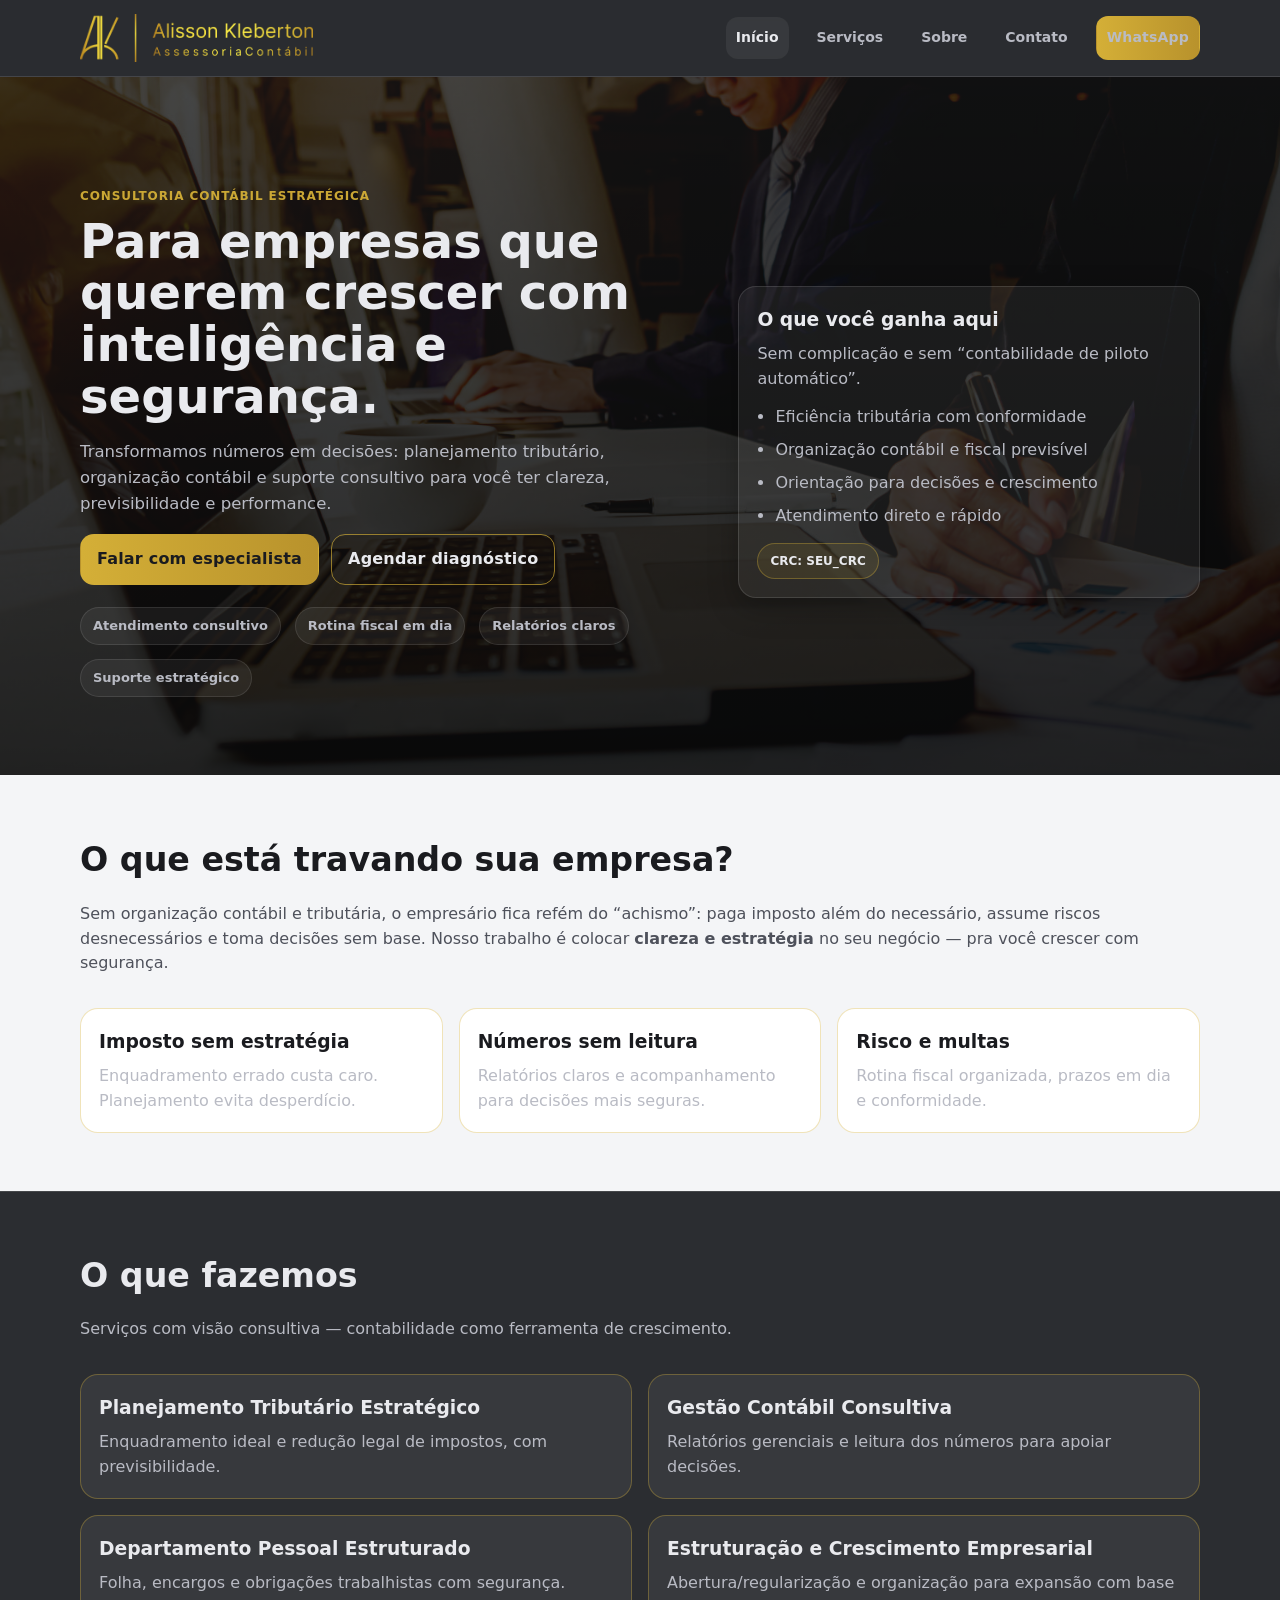
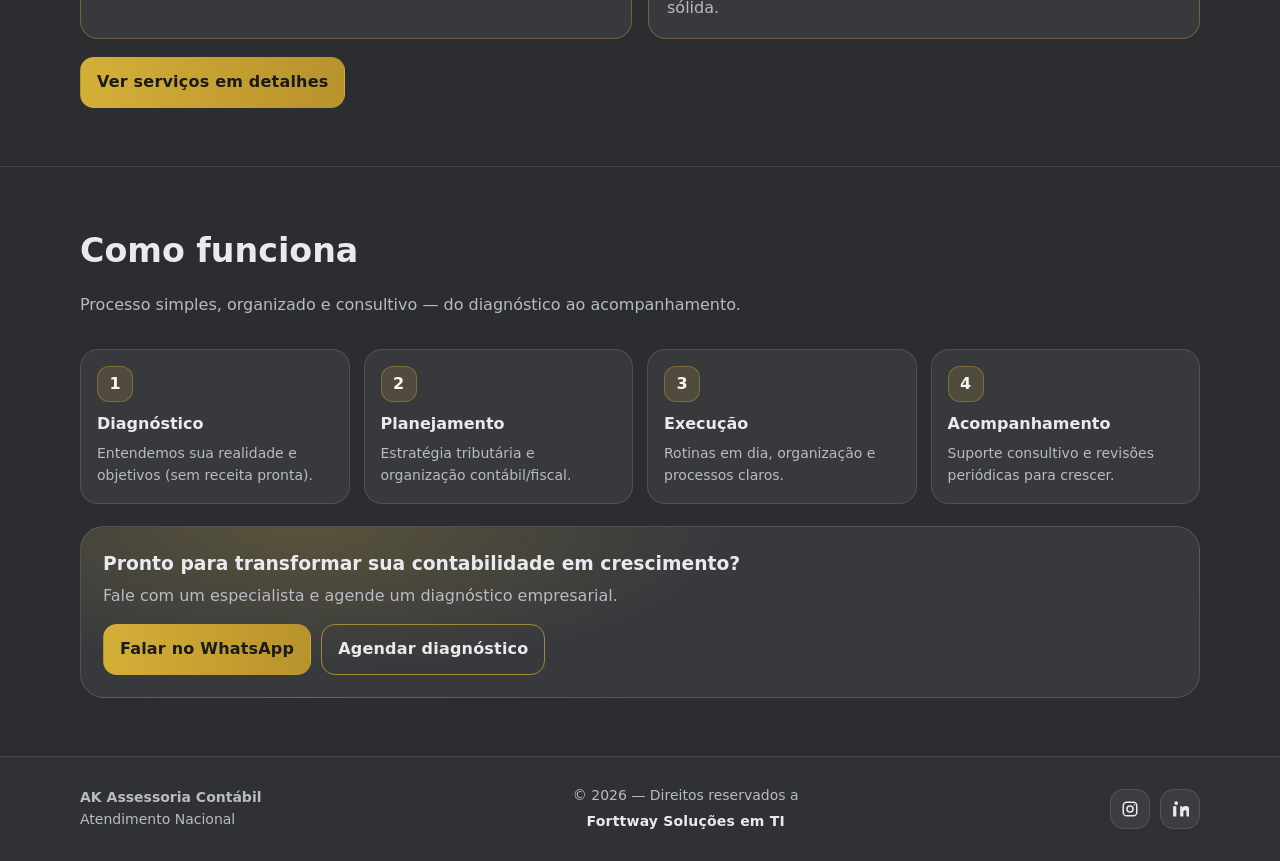
<file: index.html>
<!doctype html>
<html lang="pt-br">
<head>
  <meta charset="utf-8" />
  <meta name="viewport" content="width=device-width,initial-scale=1" />
  <title>AK Assessoria Contábil</title>
  <meta name="description" content="Consultoria contábil estratégica para empresas em todo o Brasil." />
  <link rel="stylesheet" href="styles.css" />
</head>
<body>

<header>
  <div class="container">
    <div class="nav">
      <a class="brand" href="index.html">
        <!-- Troque o src pela sua logo (recomendado: logo.png com fundo transparente) -->
        <img src="logo.png" alt="Logo Alisson Kleberton" onerror="this.style.display='none'">
        
      </a>

      <nav class="menu">
        <a class="active" href="index.html">Início</a>
        <a href="servicos.html">Serviços</a>
        <a href="sobre.html">Sobre</a>
        <a href="contato.html">Contato</a>
        <a class="btn btn-primary btn-small" href="https://wa.me/SEU_WHATSAPP" target="_blank" rel="noopener">WhatsApp</a>
      </nav>

      <a class="btn btn-dark btn-small mobile-toggle" href="javascript:void(0)" onclick="toggleMobileMenu()">Menu</a>
    </div>

    <div id="mobileMenu" class="mobile-menu">
      <a href="index.html">Início</a>
      <a href="servicos.html">Serviços</a>
      <a href="sobre.html">Sobre</a>
      <a href="contato.html">Contato</a>
      <a class="btn btn-primary" style="margin-top:10px;" href="https://wa.me/SEU_WHATSAPP" target="_blank" rel="noopener">Falar no WhatsApp</a>
    </div>
  </div>
</header>

<main>
  <section class="hero">
    <div class="container">
      <div class="hero-grid">
        <div>
          <div class="kicker">Consultoria contábil estratégica</div>
          <h1>Para empresas que querem crescer com inteligência e segurança.</h1>
          <p class="lead">
            Transformamos números em decisões: planejamento tributário, organização contábil e suporte consultivo
            para você ter clareza, previsibilidade e performance.
          </p>

          <div class="hero-actions">
            <a class="btn btn-primary" href="https://wa.me/SEU_WHATSAPP" target="_blank" rel="noopener">Falar com especialista</a>
            <a class="btn btn-ghost" href="contato.html">Agendar diagnóstico</a>
          </div>

          <div class="trust">
            <span>Atendimento consultivo</span>
            <span>Rotina fiscal em dia</span>
            <span>Relatórios claros</span>
            <span>Suporte estratégico</span>
          </div>
        </div>

        <div class="hero-card">
          <h3>O que você ganha aqui</h3>
          <p>Sem complicação e sem “contabilidade de piloto automático”.</p>
          <ul>
            <li>Eficiência tributária com conformidade</li>
            <li>Organização contábil e fiscal previsível</li>
            <li>Orientação para decisões e crescimento</li>
            <li>Atendimento direto e rápido</li>
          </ul>
          <div style="margin-top:14px;">
            <span class="badge">CRC: SEU_CRC</span>
          </div>
        </div>
      </div>
    </div>
  </section>

  <section class="section alt">
    <div class="container">
      <h2>O que está travando sua empresa?</h2>
      <p class="muted">
        Sem organização contábil e tributária, o empresário fica refém do “achismo”: paga imposto além do necessário,
        assume riscos desnecessários e toma decisões sem base. Nosso trabalho é colocar <strong>clareza e estratégia</strong>
        no seu negócio — pra você crescer com segurança.
      </p>

      <div style="height:16px"></div>

      <div class="grid-3">
        <div class="card border-gold">
          <h3>Imposto sem estratégia</h3>
          <p>Enquadramento errado custa caro. Planejamento evita desperdício.</p>
        </div>
        <div class="card border-gold">
          <h3>Números sem leitura</h3>
          <p>Relatórios claros e acompanhamento para decisões mais seguras.</p>
        </div>
        <div class="card border-gold">
          <h3>Risco e multas</h3>
          <p>Rotina fiscal organizada, prazos em dia e conformidade.</p>
        </div>
      </div>
    </div>
  </section>

  <section class="section">
    <div class="container">
      <h2>O que fazemos</h2>
      <p class="muted">Serviços com visão consultiva — contabilidade como ferramenta de crescimento.</p>

      <div style="height:16px"></div>

      <div class="grid-2">
        <div class="card border-gold">
          <h3>Planejamento Tributário Estratégico</h3>
          <p>Enquadramento ideal e redução legal de impostos, com previsibilidade.</p>
        </div>
        <div class="card border-gold">
          <h3>Gestão Contábil Consultiva</h3>
          <p>Relatórios gerenciais e leitura dos números para apoiar decisões.</p>
        </div>
        <div class="card border-gold">
          <h3>Departamento Pessoal Estruturado</h3>
          <p>Folha, encargos e obrigações trabalhistas com segurança.</p>
        </div>
        <div class="card border-gold">
          <h3>Estruturação e Crescimento Empresarial</h3>
          <p>Abertura/regularização e organização para expansão com base sólida.</p>
        </div>
      </div>

      <div style="height:18px"></div>

      <a class="btn btn-primary" href="servicos.html">Ver serviços em detalhes</a>
    </div>
  </section>

  <section class="section">
    <div class="container">
      <h2>Como funciona</h2>
      <p class="muted">Processo simples, organizado e consultivo — do diagnóstico ao acompanhamento.</p>

      <div style="height:16px"></div>

      <div class="steps">
        <div class="step">
          <div class="n">1</div>
          <h4>Diagnóstico</h4>
          <p>Entendemos sua realidade e objetivos (sem receita pronta).</p>
        </div>
        <div class="step">
          <div class="n">2</div>
          <h4>Planejamento</h4>
          <p>Estratégia tributária e organização contábil/fiscal.</p>
        </div>
        <div class="step">
          <div class="n">3</div>
          <h4>Execução</h4>
          <p>Rotinas em dia, organização e processos claros.</p>
        </div>
        <div class="step">
          <div class="n">4</div>
          <h4>Acompanhamento</h4>
          <p>Suporte consultivo e revisões periódicas para crescer.</p>
        </div>
      </div>

      <div style="height:22px"></div>

      <div class="cta">
        <div>
          <h3 style="margin:0 0 6px;">Pronto para transformar sua contabilidade em crescimento?</h3>
          <div class="muted">Fale com um especialista e agende um diagnóstico empresarial.</div>
        </div>
        <div style="display:flex; gap:10px; flex-wrap:wrap;">
          <a class="btn btn-primary" href="https://wa.me/SEU_WHATSAPP" target="_blank" rel="noopener">Falar no WhatsApp</a>
          <a class="btn btn-ghost" href="contato.html">Agendar diagnóstico</a>
        </div>
      </div>
    </div>
  </section>
</main>

<footer class="footerPro">
  <div class="container">
    <div class="footerProGrid">
      <div class="footerBrand">
        <strong>AK Assessoria Contábil</strong><br/>
        <span class="footerMuted">Atendimento Nacional</span>
      </div>

      <div class="footerCenter">
        <span class="footerMuted">© <span id="year"></span> — Direitos reservados a</span>
        <strong class="footerCompany">Forttway Soluções em TI</strong>
      </div>

      <div class="footerSocial">
        <a class="socialBtn" href="https://instagram.com/SEU_INSTAGRAM" target="_blank" rel="noopener" aria-label="Instagram">
          <!-- Instagram SVG -->
          <svg viewBox="0 0 24 24" width="18" height="18" aria-hidden="true">
            <path fill="currentColor" d="M7.5 2h9A5.5 5.5 0 0 1 22 7.5v9A5.5 5.5 0 0 1 16.5 22h-9A5.5 5.5 0 0 1 2 16.5v-9A5.5 5.5 0 0 1 7.5 2Zm0 2A3.5 3.5 0 0 0 4 7.5v9A3.5 3.5 0 0 0 7.5 20h9a3.5 3.5 0 0 0 3.5-3.5v-9A3.5 3.5 0 0 0 16.5 4h-9Zm10.25 1.75a1 1 0 1 1 0 2 1 1 0 0 1 0-2ZM12 7a5 5 0 1 1 0 10 5 5 0 0 1 0-10Zm0 2a3 3 0 1 0 0 6 3 3 0 0 0 0-6Z"/>
          </svg>
        </a>

        <a class="socialBtn" href="https://linkedin.com/in/SEU_LINKEDIN" target="_blank" rel="noopener" aria-label="LinkedIn">
          <!-- LinkedIn SVG -->
          <svg viewBox="0 0 24 24" width="18" height="18" aria-hidden="true">
            <path fill="currentColor" d="M6.94 6.5A2.44 2.44 0 1 1 6.94 1.6a2.44 2.44 0 0 1 0 4.9ZM2.8 22h4.3V8.2H2.8V22Zm7.7-13.8H15v1.9h.1c.6-1.1 2.1-2.2 4.3-2.2 4.6 0 5.5 3 5.5 7V22h-4.3v-5.3c0-1.3 0-3-1.9-3s-2.2 1.4-2.2 2.9V22h-4.3V8.2Z"/>
          </svg>
        </a>
      </div>
    </div>
  </div>
</footer>

<script src="script.js"></script>
</body>
</html>
</file>
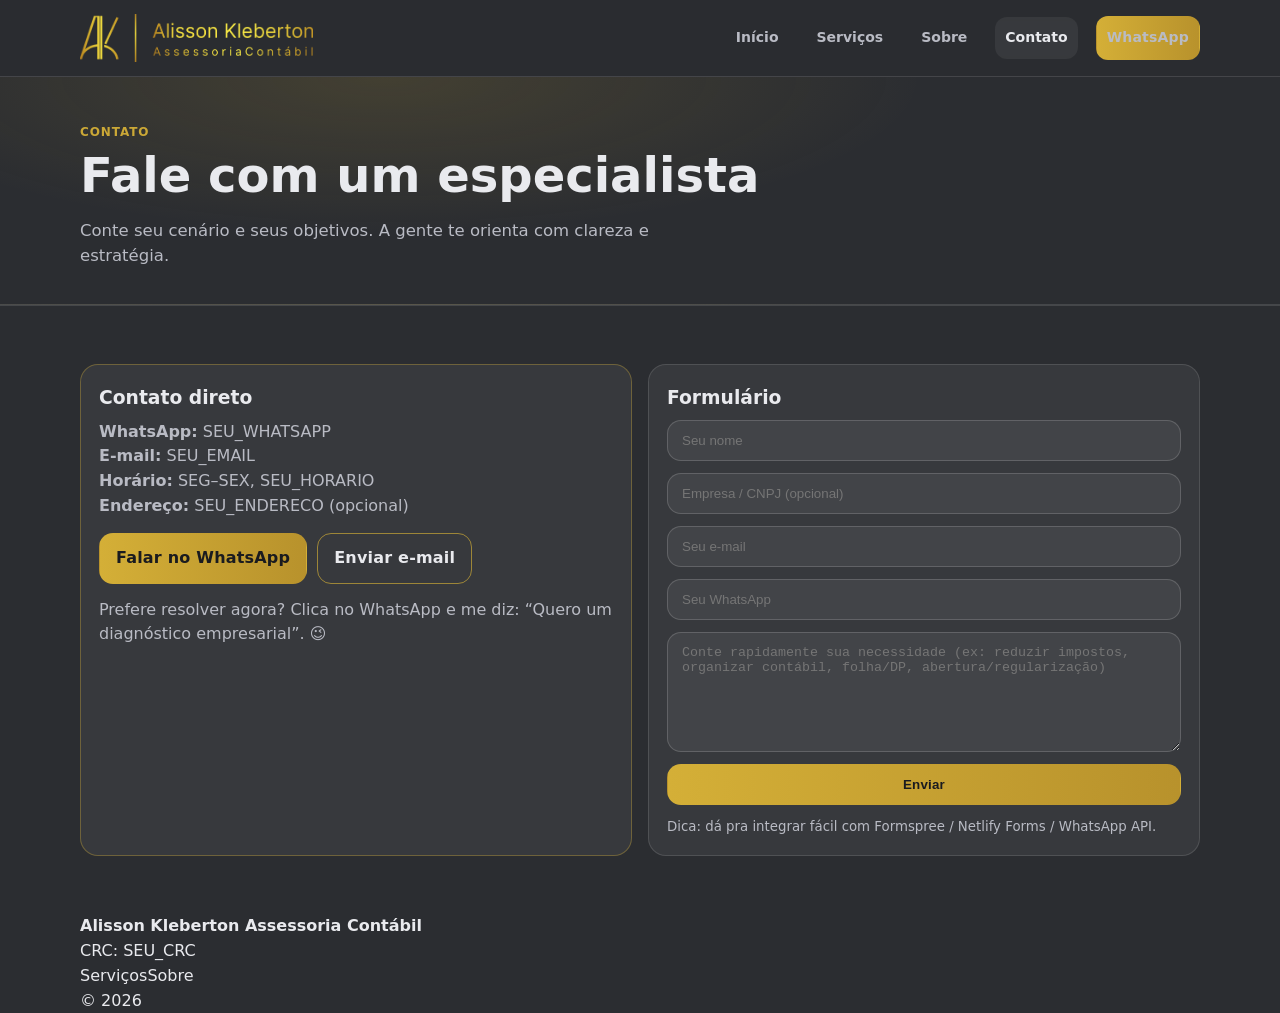
<file: contato.html>
<!doctype html>
<html lang="pt-br">
<head>
  <meta charset="utf-8" />
  <meta name="viewport" content="width=device-width,initial-scale=1" />
  <title>Contato | Alisson Kleberton</title>
  <meta name="description" content="Fale com um especialista e agende um diagnóstico empresarial." />
  <link rel="stylesheet" href="styles.css" />
</head>
<body>

<header>
  <div class="container">
    <div class="nav">
      <a class="brand" href="index.html">
        <img src="logo.png" alt="Logo" onerror="this.style.display='none'">
       
      </a>

      <nav class="menu">
        <a href="index.html">Início</a>
        <a href="servicos.html">Serviços</a>
        <a href="sobre.html">Sobre</a>
        <a class="active" href="contato.html">Contato</a>
        <a class="btn btn-primary btn-small" href="https://wa.me/SEU_WHATSAPP" target="_blank" rel="noopener">WhatsApp</a>
      </nav>

      <a class="btn btn-dark btn-small mobile-toggle" href="javascript:void(0)" onclick="toggleMobileMenu()">Menu</a>
    </div>

    <div id="mobileMenu" class="mobile-menu">
      <a href="index.html">Início</a>
      <a href="servicos.html">Serviços</a>
      <a href="sobre.html">Sobre</a>
      <a href="contato.html">Contato</a>
      <a class="btn btn-primary" style="margin-top:10px;" href="https://wa.me/SEU_WHATSAPP" target="_blank" rel="noopener">Falar no WhatsApp</a>
    </div>
  </div>
</header>

<section class="page-title">
  <div class="container">
    <div class="kicker">Contato</div>
    <h1 style="margin:8px 0 10px;">Fale com um especialista</h1>
    <p class="lead">Conte seu cenário e seus objetivos. A gente te orienta com clareza e estratégia.</p>
  </div>
</section>

<main class="section">
  <div class="container">
    <div class="grid-2">
      <div class="card border-gold">
        <h3>Contato direto</h3>
        <p class="muted" style="margin:0;">
          <strong>WhatsApp:</strong> SEU_WHATSAPP<br/>
          <strong>E-mail:</strong> SEU_EMAIL<br/>
          <strong>Horário:</strong> SEG–SEX, SEU_HORARIO<br/>
          <strong>Endereço:</strong> SEU_ENDERECO (opcional)
        </p>

        <div style="margin-top:14px; display:flex; gap:10px; flex-wrap:wrap;">
          <a class="btn btn-primary" href="https://wa.me/SEU_WHATSAPP" target="_blank" rel="noopener">Falar no WhatsApp</a>
          <a class="btn btn-ghost" href="mailto:SEU_EMAIL">Enviar e-mail</a>
        </div>

        <p class="muted" style="margin-top:14px;">
          Prefere resolver agora? Clica no WhatsApp e me diz: “Quero um diagnóstico empresarial”. 😉
        </p>
      </div>

      <div class="card">
        <h3>Formulário</h3>
        <form class="form" action="#" method="post" onsubmit="alert('Formulário demonstrativo. Configure um serviço de envio (Formspree, Netlify Forms, etc.).'); return false;">
          <input type="text" name="nome" placeholder="Seu nome" required>
          <input type="text" name="empresa" placeholder="Empresa / CNPJ (opcional)">
          <input type="email" name="email" placeholder="Seu e-mail" required>
          <input type="tel" name="telefone" placeholder="Seu WhatsApp" required>
          <textarea name="mensagem" placeholder="Conte rapidamente sua necessidade (ex: reduzir impostos, organizar contábil, folha/DP, abertura/regularização)"></textarea>
          <button class="btn btn-primary" type="submit">Enviar</button>
          <small class="muted">Dica: dá pra integrar fácil com Formspree / Netlify Forms / WhatsApp API.</small>
        </form>
      </div>
    </div>
  </div>
</main>

<footer>
  <div class="container">
    <div class="footer-grid">
      <div><strong>Alisson Kleberton Assessoria Contábil</strong><br/><span>CRC: SEU_CRC</span></div>
      <div class="footer-links"><a href="servicos.html">Serviços</a><a href="sobre.html">Sobre</a></div>
      <div>© <span id="year"></span></div>
    </div>
  </div>
</footer>

<script src="script.js"></script>
</body>
</html>
</file>
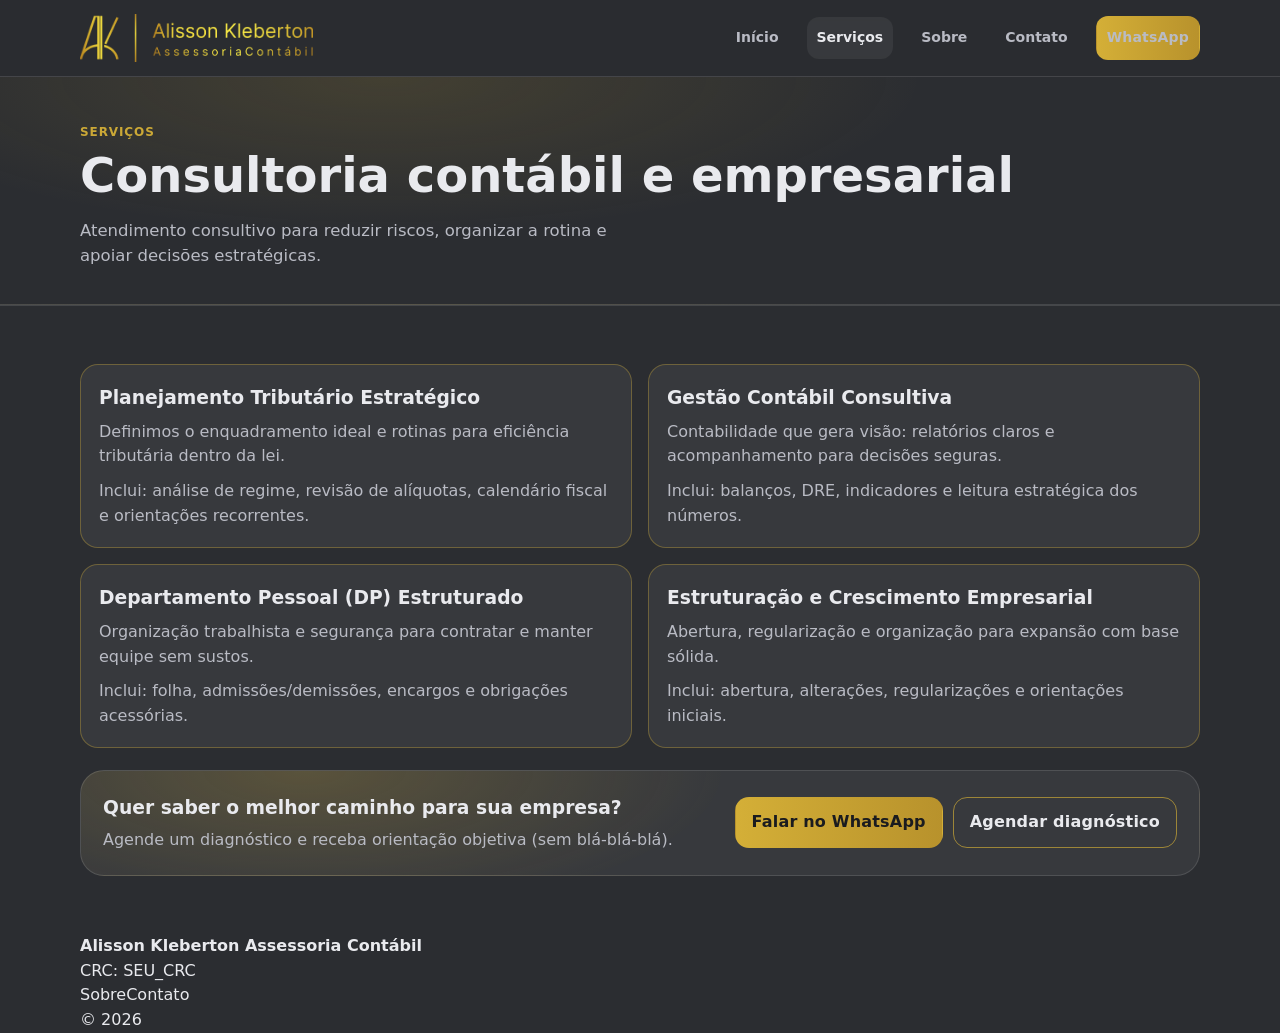
<file: servicos.html>
<!doctype html>
<html lang="pt-br">
<head>
  <meta charset="utf-8" />
  <meta name="viewport" content="width=device-width,initial-scale=1" />
  <title>Serviços | Alisson Kleberton</title>
  <meta name="description" content="Planejamento tributário, gestão contábil consultiva, DP estruturado e estruturação empresarial." />
  <link rel="stylesheet" href="styles.css" />
</head>
<body>

<header>
  <div class="container">
    <div class="nav">
      <a class="brand" href="index.html">
        <img src="logo.png" alt="Logo" onerror="this.style.display='none'">
        
      </a>

      <nav class="menu">
        <a href="index.html">Início</a>
        <a class="active" href="servicos.html">Serviços</a>
        <a href="sobre.html">Sobre</a>
        <a href="contato.html">Contato</a>
        <a class="btn btn-primary btn-small" href="https://wa.me/SEU_WHATSAPP" target="_blank" rel="noopener">WhatsApp</a>
      </nav>

      <a class="btn btn-dark btn-small mobile-toggle" href="javascript:void(0)" onclick="toggleMobileMenu()">Menu</a>
    </div>

    <div id="mobileMenu" class="mobile-menu">
      <a href="index.html">Início</a>
      <a href="servicos.html">Serviços</a>
      <a href="sobre.html">Sobre</a>
      <a href="contato.html">Contato</a>
      <a class="btn btn-primary" style="margin-top:10px;" href="https://wa.me/SEU_WHATSAPP" target="_blank" rel="noopener">Falar no WhatsApp</a>
    </div>
  </div>
</header>

<section class="page-title">
  <div class="container">
    <div class="kicker">Serviços</div>
    <h1 style="margin:8px 0 10px;">Consultoria contábil e empresarial</h1>
    <p class="lead">Atendimento consultivo para reduzir riscos, organizar a rotina e apoiar decisões estratégicas.</p>
  </div>
</section>

<main class="section">
  <div class="container">
    <div class="grid-2">
      <div class="card border-gold">
        <h3>Planejamento Tributário Estratégico</h3>
        <p>Definimos o enquadramento ideal e rotinas para eficiência tributária dentro da lei.</p>
        <p class="muted" style="margin-top:10px;">
          Inclui: análise de regime, revisão de alíquotas, calendário fiscal e orientações recorrentes.
        </p>
      </div>

      <div class="card border-gold">
        <h3>Gestão Contábil Consultiva</h3>
        <p>Contabilidade que gera visão: relatórios claros e acompanhamento para decisões seguras.</p>
        <p class="muted" style="margin-top:10px;">
          Inclui: balanços, DRE, indicadores e leitura estratégica dos números.
        </p>
      </div>

      <div class="card border-gold">
        <h3>Departamento Pessoal (DP) Estruturado</h3>
        <p>Organização trabalhista e segurança para contratar e manter equipe sem sustos.</p>
        <p class="muted" style="margin-top:10px;">
          Inclui: folha, admissões/demissões, encargos e obrigações acessórias.
        </p>
      </div>

      <div class="card border-gold">
        <h3>Estruturação e Crescimento Empresarial</h3>
        <p>Abertura, regularização e organização para expansão com base sólida.</p>
        <p class="muted" style="margin-top:10px;">
          Inclui: abertura, alterações, regularizações e orientações iniciais.
        </p>
      </div>
    </div>

    <div style="height:22px"></div>

    <div class="cta">
      <div>
        <h3 style="margin:0 0 6px;">Quer saber o melhor caminho para sua empresa?</h3>
        <div class="muted">Agende um diagnóstico e receba orientação objetiva (sem blá-blá-blá).</div>
      </div>
      <div style="display:flex; gap:10px; flex-wrap:wrap;">
        <a class="btn btn-primary" href="https://wa.me/SEU_WHATSAPP" target="_blank" rel="noopener">Falar no WhatsApp</a>
        <a class="btn btn-ghost" href="contato.html">Agendar diagnóstico</a>
      </div>
    </div>
  </div>
</main>

<footer>
  <div class="container">
    <div class="footer-grid">
      <div><strong>Alisson Kleberton Assessoria Contábil</strong><br/><span>CRC: SEU_CRC</span></div>
      <div class="footer-links"><a href="sobre.html">Sobre</a><a href="contato.html">Contato</a></div>
      <div>© <span id="year"></span></div>
    </div>
  </div>
</footer>

<script src="script.js"></script>
</body>
</html>
</file>
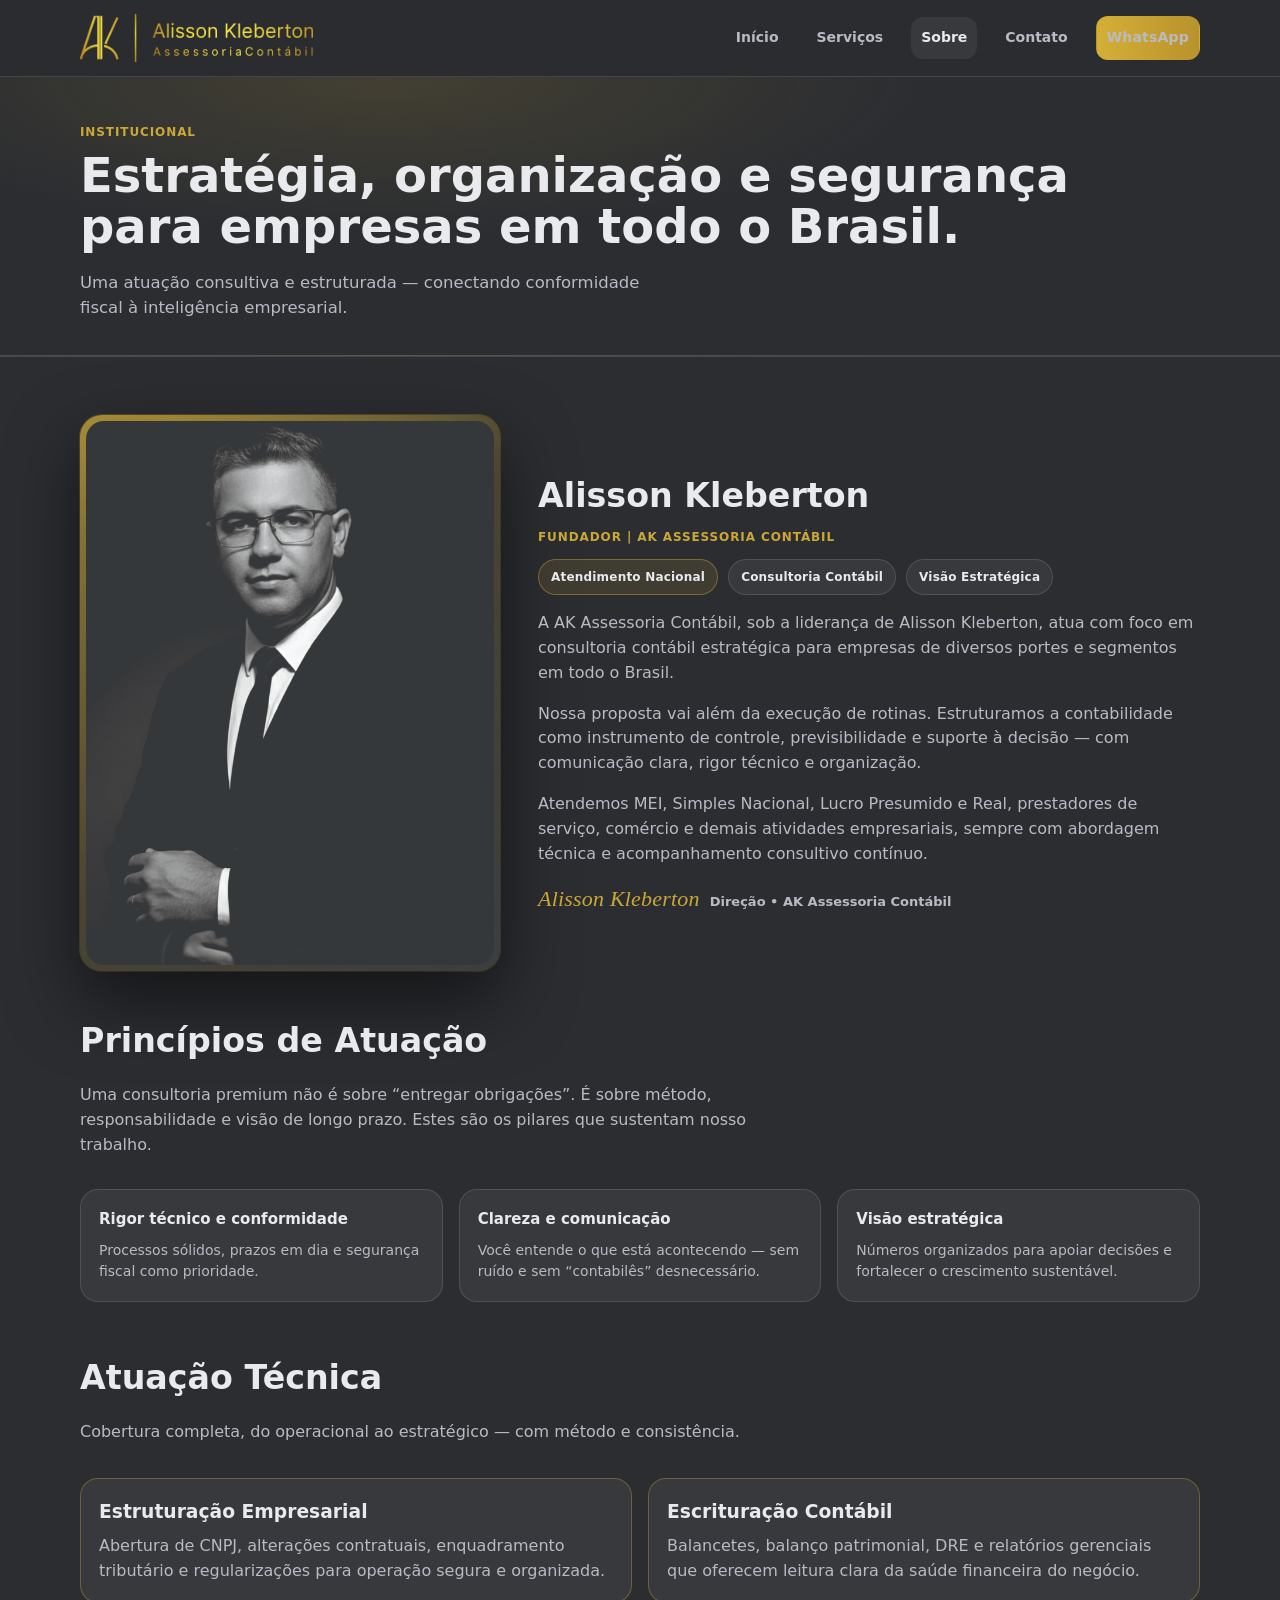
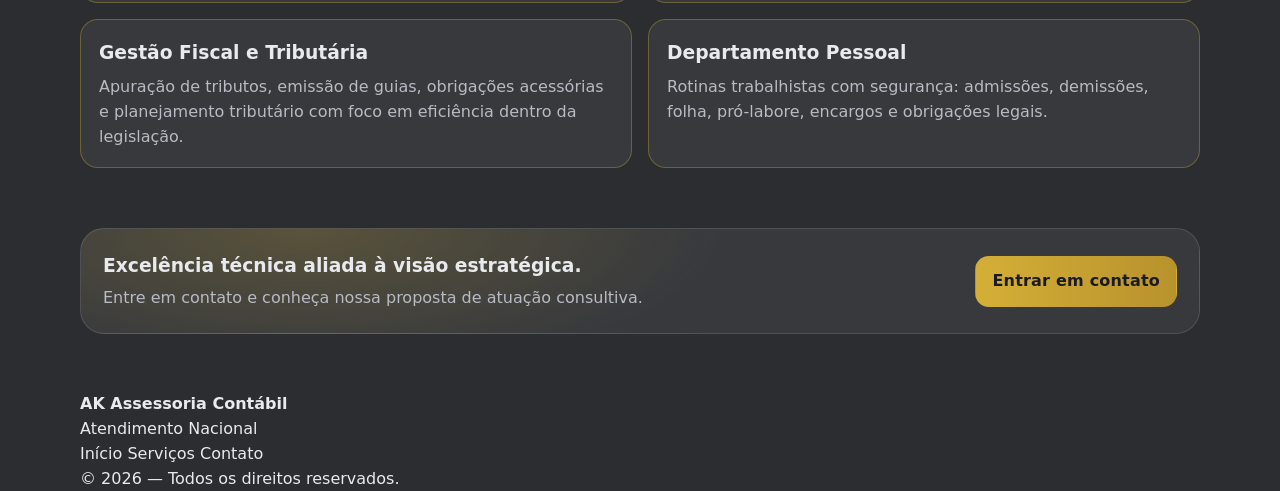
<file: sobre.html>
<!doctype html>
<html lang="pt-br">
<head>
  <meta charset="utf-8" />
  <meta name="viewport" content="width=device-width,initial-scale=1" />
  <title>Sobre | AK Assessoria Contábil</title>
  <meta name="description" content="AK Assessoria Contábil, liderada por Alisson Kleberton. Consultoria contábil estratégica para empresas em todo o Brasil." />
  <link rel="stylesheet" href="styles.css" />
</head>
<body>

<header>
  <div class="container">
    <div class="nav">
      <a class="brand" href="index.html">
        <img src="logo.png" alt="Logo AK Assessoria Contábil" onerror="this.style.display='none'">
        <div>
         
         
        </div>
      </a>

      <nav class="menu">
        <a href="index.html">Início</a>
        <a href="servicos.html">Serviços</a>
        <a class="active" href="sobre.html">Sobre</a>
        <a href="contato.html">Contato</a>
        <a class="btn btn-primary btn-small" href="https://wa.me/SEU_WHATSAPP" target="_blank" rel="noopener">WhatsApp</a>
      </nav>

      <a class="btn btn-dark btn-small mobile-toggle" href="javascript:void(0)" onclick="toggleMobileMenu()">Menu</a>
    </div>

    <div id="mobileMenu" class="mobile-menu">
      <a href="index.html">Início</a>
      <a href="servicos.html">Serviços</a>
      <a href="sobre.html">Sobre</a>
      <a href="contato.html">Contato</a>
      <a class="btn btn-primary" style="margin-top:10px;" href="https://wa.me/SEU_WHATSAPP" target="_blank" rel="noopener">
        Falar no WhatsApp
      </a>
    </div>
  </div>
</header>

<section class="page-title">
  <div class="container">
    <div class="kicker">Institucional</div>
    <h1 style="margin:8px 0 10px;">Estratégia, organização e segurança para empresas em todo o Brasil.</h1>
    <p class="lead">
      Uma atuação consultiva e estruturada — conectando conformidade fiscal à inteligência empresarial.
    </p>
  </div>
</section>

<main class="section">
  <div class="container">

    <!-- BLOCO FOTO + APRESENTAÇÃO -->
    <div class="aboutHero">
      <div class="photoFrame reveal">
        <!-- coloque sua foto como alisson.jpg na mesma pasta -->
      <img src="alisson.jpg" alt="Alisson Kleberton" style="aspect-ratio:3/4;">
      </div>

      <div class="reveal d2">
        <h2 style="margin:0 0 6px;">Alisson Kleberton</h2>
        <div class="kicker" style="margin:0 0 10px;">Fundador | AK Assessoria Contábil</div>

        <div class="aboutMeta">
          <span class="pill gold">Atendimento Nacional</span>
          <span class="pill">Consultoria Contábil</span>
          <span class="pill">Visão Estratégica</span>
        </div>

        <p class="muted">
          A AK Assessoria Contábil, sob a liderança de Alisson Kleberton, atua com foco em consultoria contábil
          estratégica para empresas de diversos portes e segmentos em todo o Brasil.
        </p>

        <p class="muted">
          Nossa proposta vai além da execução de rotinas. Estruturamos a contabilidade como instrumento de controle,
          previsibilidade e suporte à decisão — com comunicação clara, rigor técnico e organização.
        </p>

        <p class="muted">
          Atendemos MEI, Simples Nacional, Lucro Presumido e Real, prestadores de serviço, comércio e demais atividades
          empresariais, sempre com abordagem técnica e acompanhamento consultivo contínuo.
        </p>

        <!-- ASSINATURA ESTILIZADA -->
        <div class="signature">
          <div class="sigName">Alisson Kleberton</div>
          <div class="sigRole">Direção • AK Assessoria Contábil</div>
        </div>
      </div>
    </div>

    <div style="height:44px"></div>

    <!-- VALORES (bloco personalizado) -->
    <h2 class="reveal d3">Princípios de Atuação</h2>
    <p class="muted reveal d3" style="max-width:70ch;">
      Uma consultoria premium não é sobre “entregar obrigações”. É sobre método, responsabilidade e visão de longo prazo.
      Estes são os pilares que sustentam nosso trabalho.
    </p>

    <div style="height:16px"></div>

    <div class="valuesGrid">
      <div class="valueCard reveal d3">
        <h4>Rigor técnico e conformidade</h4>
        <p>Processos sólidos, prazos em dia e segurança fiscal como prioridade.</p>
      </div>
      <div class="valueCard reveal d3">
        <h4>Clareza e comunicação</h4>
        <p>Você entende o que está acontecendo — sem ruído e sem “contabilês” desnecessário.</p>
      </div>
      <div class="valueCard reveal d3">
        <h4>Visão estratégica</h4>
        <p>Números organizados para apoiar decisões e fortalecer o crescimento sustentável.</p>
      </div>
    </div>

    <div style="height:50px"></div>

    <!-- ATUAÇÃO TÉCNICA -->
    <h2 class="reveal d4">Atuação Técnica</h2>
    <p class="muted reveal d4">Cobertura completa, do operacional ao estratégico — com método e consistência.</p>

    <div style="height:18px"></div>

    <div class="grid-2">
      <div class="card border-gold reveal d4">
        <h3>Estruturação Empresarial</h3>
        <p class="muted">
          Abertura de CNPJ, alterações contratuais, enquadramento tributário e regularizações
          para operação segura e organizada.
        </p>
      </div>

      <div class="card border-gold reveal d4">
        <h3>Escrituração Contábil</h3>
        <p class="muted">
          Balancetes, balanço patrimonial, DRE e relatórios gerenciais
          que oferecem leitura clara da saúde financeira do negócio.
        </p>
      </div>

      <div class="card border-gold reveal d4">
        <h3>Gestão Fiscal e Tributária</h3>
        <p class="muted">
          Apuração de tributos, emissão de guias, obrigações acessórias e planejamento tributário
          com foco em eficiência dentro da legislação.
        </p>
      </div>

      <div class="card border-gold reveal d4">
        <h3>Departamento Pessoal</h3>
        <p class="muted">
          Rotinas trabalhistas com segurança: admissões, demissões, folha, pró-labore,
          encargos e obrigações legais.
        </p>
      </div>
    </div>

    <div style="height:60px"></div>

    <!-- CTA PREMIUM -->
    <div class="cta reveal d4">
      <div>
        <h3 style="margin:0 0 6px;">Excelência técnica aliada à visão estratégica.</h3>
        <div class="muted">Entre em contato e conheça nossa proposta de atuação consultiva.</div>
      </div>
      <a class="btn btn-primary" href="https://wa.me/SEU_WHATSAPP" target="_blank" rel="noopener">Entrar em contato</a>
    </div>

  </div>
</main>

<footer>
  <div class="container">
    <div class="footer-grid">
      <div>
        <strong>AK Assessoria Contábil</strong><br/>
        Atendimento Nacional
      </div>
      <div class="footer-links">
        <a href="index.html">Início</a>
        <a href="servicos.html">Serviços</a>
        <a href="contato.html">Contato</a>
      </div>
      <div>
        © <span id="year"></span> — Todos os direitos reservados.
      </div>
    </div>
  </div>
</footer>

<script src="script.js"></script>
</body>
</html>
</file>
<file: styles.css>
:root{
  --bg:#2b2d31;          /* grafite */
  --bg2:#1f2024;         /* grafite mais escuro */
  --text:#e9eaee;        /* quase branco */
  --muted:#b9bbc4;       /* cinza texto */
  --card:#ffffff;        /* branco */
  --cardText:#1a1b1f;    /* preto suave */
  --gold:#d4af37;        /* dourado */
  --gold2:#b8922c;       /* dourado mais fechado */
  --line:rgba(255,255,255,.12);
  --shadow: 0 10px 30px rgba(0,0,0,.25);
  --radius: 18px;
  --max: 1120px;
}

*{ box-sizing:border-box; }
html,body{ margin:0; padding:0; font-family: system-ui, -apple-system, "Segoe UI", Inter, Arial, sans-serif; }
body{ background:var(--bg); color:var(--text); line-height:1.55; }

a{ color:inherit; text-decoration:none; }
a:hover{ opacity:.92; }

.container{ width: min(var(--max), calc(100% - 40px)); margin:0 auto; }

/* =========================
   HEADER / NAV
========================= */
header{
  position: sticky; top:0; z-index:50;
  background: rgba(43,45,49,.85);
  backdrop-filter: blur(10px);
  border-bottom: 1px solid var(--line);
}
.nav{
  display:flex; align-items:center; justify-content:space-between;
  padding:14px 0;
}
.brand{
  display:flex; gap:12px; align-items:center;
}

/* ✅ Logo (desktop/mobile) */
.brand img{
  height:48px;
  width:auto;
  object-fit:contain;
}
@media (max-width:900px){
  .brand img{ height:44px; }
}
@media (max-width:420px){
  .brand img{ height:40px; }
}

.brand .name{ font-weight:700; letter-spacing:.2px; }
.brand .tag{ color:var(--muted); font-size:13px; margin-top:2px; }

.menu{
  display:flex; gap:18px; align-items:center;
}
.menu a{ color:var(--muted); font-weight:600; font-size:14px; padding:10px 10px; border-radius:12px; }
.menu a.active, .menu a:hover{ color:var(--text); background: rgba(255,255,255,.06); }

.btn{
  display:inline-flex; align-items:center; justify-content:center;
  padding:12px 16px; border-radius:14px;
  font-weight:800; letter-spacing:.2px;
  border:1px solid transparent;
  transition: transform .15s ease, background .2s ease, border .2s ease, box-shadow .2s ease;
  user-select:none;
}
.btn:active{ transform: translateY(1px); }

.btn-primary{
  background: linear-gradient(90deg, var(--gold), var(--gold2));
  color:#1a1b1f;
}
.btn-ghost{
  background: transparent;
  border-color: rgba(212,175,55,.65);
  color: var(--text);
}
.btn-dark{
  background: rgba(255,255,255,.08);
  border-color: rgba(255,255,255,.12);
  color: var(--text);
}
.btn-small{ padding:10px 12px; border-radius:12px; font-size:13px; }

.mobile-toggle{ display:none; }
.mobile-menu{ display:none; }

/* =========================
   HERO (INDEX) — com imagem + parallax
   ✅ precisa do arquivo: office-bg.jpg
========================= */
.hero{
  position: relative;
  padding:110px 0 78px;
  background:
    url("office-bg.jpg") center/cover no-repeat,
    radial-gradient(800px 260px at 20% 0%, rgba(212,175,55,.18), transparent 60%),
    radial-gradient(700px 220px at 90% 10%, rgba(212,175,55,.12), transparent 55%);
  background-attachment: fixed, scroll, scroll;
  overflow: hidden;
}

/* camada premium escura pra legibilidade */
.hero::before{
  content:"";
  position:absolute;
  inset:0;
  background: linear-gradient(
    to bottom,
    rgba(0,0,0,.72),
    rgba(0,0,0,.85)
  );
}

.hero .container{
  position: relative;
  z-index: 2;
}

.hero-grid{
  display:grid; grid-template-columns: 1.15fr .85fr; gap:34px; align-items:center;
}
.kicker{
  color: rgba(212,175,55,.95);
  font-weight:800; letter-spacing:.9px; text-transform:uppercase; font-size:12px;
}
h1{ margin:10px 0 12px; font-size: clamp(30px, 4vw, 48px); line-height:1.08; }
.lead{ color: var(--muted); font-size: 16.5px; max-width: 55ch; }

.hero-actions{ display:flex; gap:12px; flex-wrap:wrap; margin-top:18px; }
.trust{
  margin-top:22px;
  display:flex; gap:14px; flex-wrap:wrap;
  color: var(--muted); font-weight:600; font-size:13px;
}
.trust span{
  padding:8px 12px; border-radius:999px;
  background: rgba(255,255,255,.06);
  border: 1px solid rgba(255,255,255,.10);
}

.hero-card{
  background: rgba(255,255,255,.06);
  border: 1px solid rgba(255,255,255,.12);
  border-radius: var(--radius);
  padding:18px;
  box-shadow: var(--shadow);
}
.hero-card h3{ margin:0 0 8px; }
.hero-card p{ margin:0 0 14px; color:var(--muted); }
.hero-card ul{ margin:0; padding-left:18px; color:var(--muted); }
.hero-card li{ margin:8px 0; }

/* =========================
   SECTIONS / GRIDS
========================= */
.section{
  padding:58px 0;
  border-top: 1px solid var(--line);
}
.section.alt{
  background: #f4f5f7;
  color: var(--cardText);
}
.section.alt .muted{ color:#4e515b; }
.section.alt .card{ background:#fff; }

h2{ margin:0 0 10px; font-size: clamp(22px, 2.6vw, 34px); }
.muted{ color: var(--muted); }

.grid-3{ display:grid; grid-template-columns: repeat(3, 1fr); gap:16px; }
.grid-2{ display:grid; grid-template-columns: repeat(2, 1fr); gap:16px; }

.card{
  background: rgba(255,255,255,.06);
  border: 1px solid rgba(255,255,255,.12);
  border-radius: var(--radius);
  padding:18px;
}
.card.border-gold{
  border-color: rgba(212,175,55,.35);
}
.card h3{ margin:0 0 8px; }
.card p{ margin:0; color: var(--muted); }

.badge{
  display:inline-flex; align-items:center; gap:8px;
  padding:8px 12px; border-radius:999px;
  border:1px solid rgba(212,175,55,.35);
  background: rgba(212,175,55,.10);
  color: var(--text);
  font-weight:800; font-size:12px;
}

/* =========================
   STEPS
========================= */
.steps{
  display:grid; grid-template-columns: repeat(4, 1fr); gap:14px;
}
.step{
  border-radius: var(--radius);
  padding:16px;
  background: rgba(255,255,255,.06);
  border: 1px solid rgba(255,255,255,.12);
}
.step .n{
  width:36px; height:36px; border-radius:12px;
  display:grid; place-items:center;
  background: rgba(212,175,55,.16);
  border:1px solid rgba(212,175,55,.35);
  color: rgba(255,255,255,.95);
  font-weight:900;
}
.step h4{ margin:10px 0 6px; }
.step p{ margin:0; color: var(--muted); font-size:14px; }

/* =========================
   CTA
========================= */
.cta{
  border-radius: calc(var(--radius) + 6px);
  padding:22px;
  background:
    radial-gradient(700px 240px at 20% 0%, rgba(212,175,55,.22), transparent 60%),
    rgba(255,255,255,.06);
  border: 1px solid rgba(255,255,255,.12);
  display:flex; align-items:center; justify-content:space-between; gap:16px; flex-wrap:wrap;
}

/* =========================
   PAGE TITLE / FORMS
========================= */
.page-title{
  padding:46px 0 18px;
  border-bottom: 1px solid var(--line);
  background:
    radial-gradient(900px 260px at 30% 0%, rgba(212,175,55,.14), transparent 60%);
}

.form{ display:grid; gap:12px; }
input, textarea{
  width:100%;
  padding:12px 14px;
  border-radius: 14px;
  border:1px solid rgba(255,255,255,.16);
  background: rgba(255,255,255,.06);
  color: var(--text);
  outline:none;
}
textarea{ min-height:120px; resize:vertical; }
input:focus, textarea:focus{
  border-color: rgba(212,175,55,.45);
}

/* =========================
   RESPONSIVE NAV / LAYOUT
========================= */
@media (max-width: 900px){
  .hero{ background-attachment: scroll, scroll, scroll; padding:90px 0 60px; }
  .hero-grid{ grid-template-columns: 1fr; }
  .grid-3{ grid-template-columns: 1fr; }
  .grid-2{ grid-template-columns: 1fr; }
  .steps{ grid-template-columns: 1fr; }
  .menu{ display:none; }
  .mobile-toggle{ display:inline-flex; }
  .mobile-menu{
    display:none;
    padding: 0 0 14px;
  }
  .mobile-menu a{
    display:block;
    padding:12px 10px;
    color: var(--muted);
    font-weight:700;
    border-radius: 12px;
  }
  .mobile-menu a:hover{ background: rgba(255,255,255,.06); color: var(--text); }
}

/* =====================================================
   PREMIUM ADD-ON (SOBRE COM FOTO + VALORES + ASSINATURA)
===================================================== */

/* animação suave */
.reveal{
  opacity: 0;
  transform: translateY(10px);
  animation: fadeUp .7s ease forwards;
}
.reveal.d2{ animation-delay: .08s; }
.reveal.d3{ animation-delay: .16s; }
.reveal.d4{ animation-delay: .24s; }

@keyframes fadeUp{
  to{ opacity:1; transform: translateY(0); }
}
@media (prefers-reduced-motion: reduce){
  .reveal{ opacity:1; transform:none; animation:none; }
}

.aboutHero{
  display:grid;
  grid-template-columns: 420px 1fr;
  gap: 38px;
  align-items: center;
}
@media (max-width: 900px){
  .aboutHero{ grid-template-columns: 1fr; }
}

/* moldura premium da foto */
.photoFrame{
  position:relative;
  border-radius:22px;
  padding:6px;
  background:
    linear-gradient(135deg,
      rgba(212,175,55,.65),
      rgba(212,175,55,.18),
      rgba(255,255,255,.08)
    );
  box-shadow:
    0 30px 70px rgba(0,0,0,.55),
    0 0 0 1px rgba(212,175,55,.25);
  overflow:hidden;
}
.photoFrame::before{
  content:"";
  position:absolute;
  inset:0;
  border-radius:22px;
  background:
    radial-gradient(600px 200px at 20% 0%, rgba(212,175,55,.25), transparent 60%);
  pointer-events:none;
}
.photoFrame img{
  width:100%;
  display:block;
  aspect-ratio:3/4;
  object-fit: cover;
  object-position: top center;
  border-radius: 18px;
  filter: contrast(1.05) brightness(1.02);
}

.aboutMeta{
  display:flex;
  gap:10px;
  flex-wrap:wrap;
  margin: 12px 0 16px;
}
.pill{
  display:inline-flex;
  align-items:center;
  gap:8px;
  padding: 8px 12px;
  border-radius: 999px;
  font-weight: 800;
  font-size: 12px;
  letter-spacing: .2px;
  border: 1px solid rgba(255,255,255,.12);
  background: rgba(255,255,255,.06);
  color: var(--text);
}
.pill.gold{
  border-color: rgba(212,175,55,.40);
  background: rgba(212,175,55,.12);
}

.signature{
  margin-top: 14px;
  display:flex;
  align-items:baseline;
  gap:10px;
  flex-wrap:wrap;
}
.sigName{
  font-family: "Georgia", "Times New Roman", serif;
  font-style: italic;
  font-size: 22px;
  letter-spacing: .2px;
  color: rgba(212,175,55,.95);
}
.sigRole{
  color: var(--muted);
  font-weight: 700;
  font-size: 13px;
}

.valuesGrid{
  display:grid;
  grid-template-columns: repeat(3, 1fr);
  gap: 16px;
}
@media (max-width: 900px){
  .valuesGrid{ grid-template-columns: 1fr; }
}
.valueCard{
  background: rgba(255,255,255,.06);
  border: 1px solid rgba(255,255,255,.12);
  border-radius: var(--radius);
  padding: 18px;
}
.valueCard h4{
  margin:0 0 8px;
  font-size: 15px;
}
.valueCard p{
  margin:0;
  color: var(--muted);
  font-size: 14px;
}

/* =========================
   FOOTER PRO (Forttway + Social)
========================= */
.footerPro{
  padding: 28px 0;
  border-top: 1px solid var(--line);
  color: var(--muted);
  font-size: 14px;
  background: rgba(255,255,255,.02);
}

.footerProGrid{
  display:flex;
  align-items:center;
  justify-content:space-between;
  gap: 16px;
  flex-wrap:wrap;
}

.footerMuted{ color: var(--muted); }

.footerCenter{
  text-align:center;
  display:flex;
  flex-direction:column;
  gap:4px;
}

.footerCompany{
  color: var(--text);
  letter-spacing:.2px;
}

.footerSocial{
  display:flex;
  gap:10px;
  align-items:center;
}

.socialBtn{
  width:40px;
  height:40px;
  border-radius:14px;
  display:inline-flex;
  align-items:center;
  justify-content:center;
  border:1px solid rgba(255,255,255,.12);
  background: rgba(255,255,255,.06);
  color: var(--text);
  transition: transform .15s ease, border .2s ease, background .2s ease;
}

.socialBtn:hover{
  transform: translateY(-1px) scale(1.06);
  border-color: rgba(212,175,55,.40);
  background: rgba(212,175,55,.12);
}

/* =========================
   HOVER PREMIUM: retângulos/quadrados aumentam
========================= */
.card,
.valueCard,
.step,
.hero-card,
.trust span,
.pill,
.cta,
.socialBtn{
  transition: transform .16s ease, box-shadow .2s ease, border-color .2s ease, background .2s ease;
}

.card:hover,
.valueCard:hover,
.step:hover,
.hero-card:hover,
.trust span:hover,
.pill:hover{
  transform: translateY(-2px) scale(1.03);
  box-shadow: 0 16px 35px rgba(0,0,0,.25);
  border-color: rgba(212,175,55,.35);
}

.cta:hover{
  transform: translateY(-1px) scale(1.01);
  border-color: rgba(212,175,55,.25);
}

/* mobile: remove hover */
@media (max-width: 900px){
  .card:hover,
  .valueCard:hover,
  .step:hover,
  .hero-card:hover,
  .trust span:hover,
  .pill:hover,
  .cta:hover{
    transform: none;
    box-shadow: none;
  }
}
</file>
